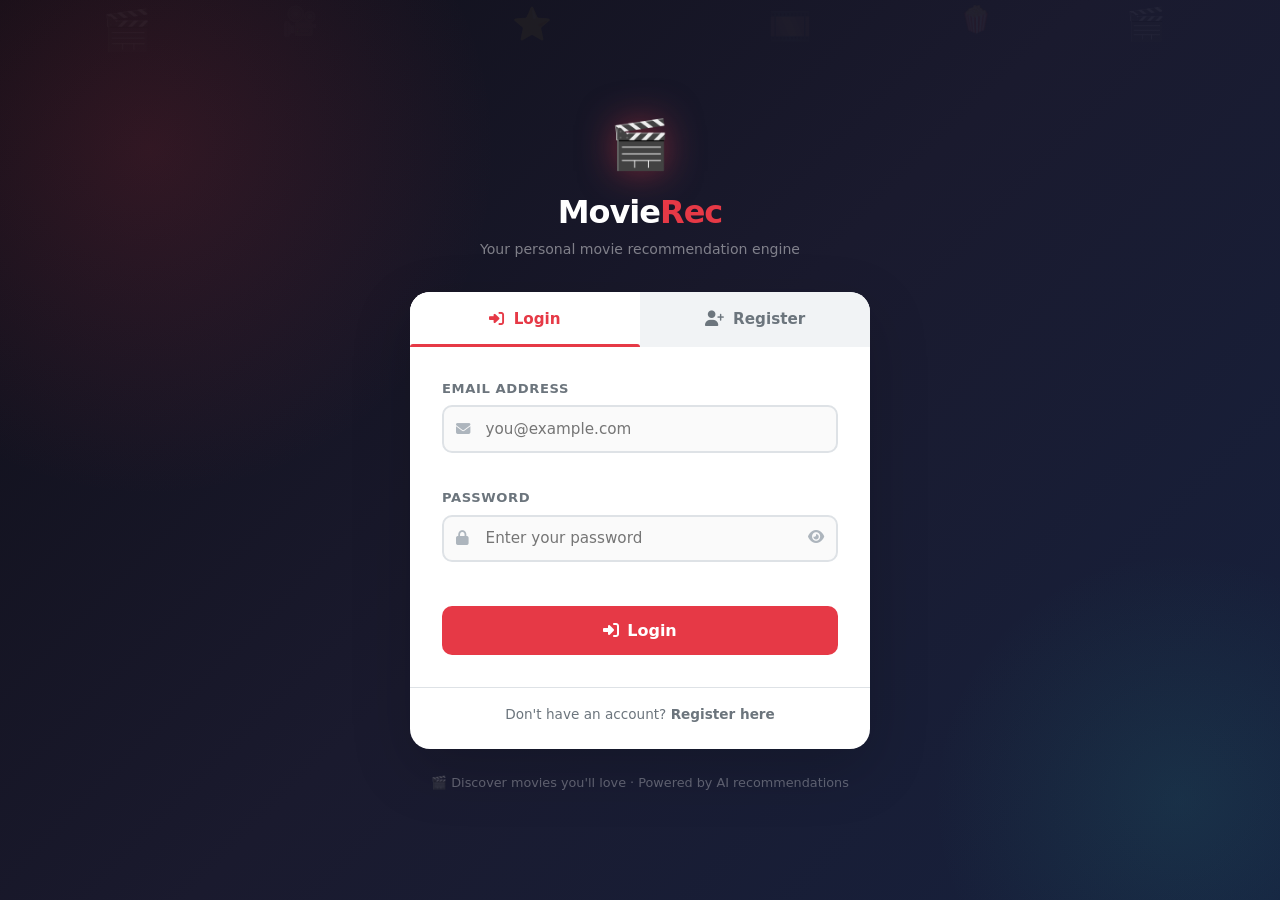
<file: login.html>
<!DOCTYPE html>
<html lang="en">
<head>
  <meta charset="UTF-8" />
  <meta name="viewport" content="width=device-width, initial-scale=1.0" />
  <title>Login / Register — MovieRec</title>

  <link rel="stylesheet" href="https://cdn.jsdelivr.net/npm/bootstrap@5.3.2/dist/css/bootstrap.min.css" />
  <link rel="stylesheet" href="https://cdnjs.cloudflare.com/ajax/libs/font-awesome/6.5.0/css/all.min.css" />

  <style>
    /* ── Variables ───────────────────────────────────────── */
    :root {
      --primary:    #e63946;
      --primary-d:  #c1121f;
      --accent:     #f4a261;
      --teal:       #2ec4b6;
      --dark:       #0f0e17;
      --dark2:      #1a1a2e;
      --card:       #ffffff;
      --border:     #dee2e6;
      --text:       #212529;
      --muted:      #6c757d;
      --radius:     14px;
      --shadow:     0 20px 60px rgba(0,0,0,0.18);
    }

    /* ── Base ────────────────────────────────────────────── */
    *, *::before, *::after { box-sizing: border-box; margin: 0; padding: 0; }

    body {
      font-family: 'Segoe UI', system-ui, sans-serif;
      min-height: 100vh;
      display: flex;
      flex-direction: column;
      background: var(--dark);
      overflow-x: hidden;
    }

    /* ── Animated background ─────────────────────────────── */
    .bg-canvas {
      position: fixed;
      inset: 0;
      z-index: 0;
      background: linear-gradient(135deg, #0f0e17 0%, #1a1a2e 50%, #16213e 100%);
      overflow: hidden;
    }

    .bg-canvas::before {
      content: '';
      position: absolute;
      width: 700px; height: 700px;
      border-radius: 50%;
      background: radial-gradient(circle, rgba(230,57,70,0.15) 0%, transparent 70%);
      top: -200px; left: -200px;
      animation: pulse 8s ease-in-out infinite alternate;
    }

    .bg-canvas::after {
      content: '';
      position: absolute;
      width: 500px; height: 500px;
      border-radius: 50%;
      background: radial-gradient(circle, rgba(46,196,182,0.10) 0%, transparent 70%);
      bottom: -150px; right: -150px;
      animation: pulse 10s ease-in-out infinite alternate-reverse;
    }

    @keyframes pulse {
      from { transform: scale(1);    opacity: 0.7; }
      to   { transform: scale(1.25); opacity: 1;   }
    }

    /* Floating film icons */
    .floater {
      position: fixed;
      font-size: 2rem;
      opacity: 0.04;
      animation: float linear infinite;
      z-index: 0;
      pointer-events: none;
      user-select: none;
    }

    @keyframes float {
      from { transform: translateY(110vh) rotate(0deg); }
      to   { transform: translateY(-10vh) rotate(360deg); }
    }

    /* ── Layout wrapper ──────────────────────────────────── */
    .page-wrapper {
      position: relative;
      z-index: 1;
      min-height: 100vh;
      display: flex;
      flex-direction: column;
      align-items: center;
      justify-content: center;
      padding: 2rem 1rem;
    }

    /* ── Logo / brand ────────────────────────────────────── */
    .brand {
      text-align: center;
      margin-bottom: 2rem;
    }

    .brand-icon {
      font-size: 3rem;
      display: block;
      margin-bottom: 0.5rem;
      filter: drop-shadow(0 0 18px rgba(230,57,70,0.5));
      animation: iconBounce 3s ease-in-out infinite;
    }

    @keyframes iconBounce {
      0%,100% { transform: translateY(0); }
      50%      { transform: translateY(-8px); }
    }

    .brand-name {
      font-size: 2rem;
      font-weight: 900;
      color: #fff;
      letter-spacing: -1px;
    }

    .brand-name span { color: var(--primary); }

    .brand-sub {
      font-size: 0.88rem;
      color: rgba(255,255,255,0.45);
      margin-top: 0.2rem;
    }

    /* ── Card ────────────────────────────────────────────── */
    .auth-card {
      background: #fff;
      border-radius: 20px;
      box-shadow: var(--shadow);
      width: 100%;
      max-width: 460px;
      overflow: hidden;
    }

    /* ── Tab switcher ────────────────────────────────────── */
    .tab-bar {
      display: grid;
      grid-template-columns: 1fr 1fr;
      background: #f1f3f5;
    }

    .tab-btn {
      padding: 1rem;
      border: none;
      background: transparent;
      font-size: 0.95rem;
      font-weight: 700;
      color: var(--muted);
      cursor: pointer;
      transition: all 0.25s;
      position: relative;
    }

    .tab-btn.active {
      background: #fff;
      color: var(--primary);
    }

    .tab-btn.active::after {
      content: '';
      position: absolute;
      bottom: 0; left: 0; right: 0;
      height: 3px;
      background: var(--primary);
      border-radius: 3px 3px 0 0;
    }

    /* ── Form panels ─────────────────────────────────────── */
    .auth-panel {
      padding: 2rem 2rem 1.5rem;
      display: none;
    }

    .auth-panel.active { display: block; }

    /* ── Field group ─────────────────────────────────────── */
    .field-group {
      margin-bottom: 1.1rem;
    }

    .field-label {
      font-size: 0.82rem;
      font-weight: 700;
      color: var(--muted);
      text-transform: uppercase;
      letter-spacing: 0.6px;
      margin-bottom: 0.4rem;
      display: block;
    }

    .input-wrap {
      position: relative;
    }

    .input-icon {
      position: absolute;
      left: 14px;
      top: 50%;
      transform: translateY(-50%);
      color: #adb5bd;
      font-size: 0.9rem;
      pointer-events: none;
      transition: color 0.2s;
    }

    .form-input {
      width: 100%;
      border: 2px solid var(--border);
      border-radius: 10px;
      padding: 0.65rem 0.9rem 0.65rem 2.6rem;
      font-size: 0.95rem;
      color: var(--text);
      background: #fafafa;
      outline: none;
      transition: border-color 0.2s, box-shadow 0.2s, background 0.2s;
    }

    .form-input:focus {
      border-color: var(--primary);
      background: #fff;
      box-shadow: 0 0 0 4px rgba(230,57,70,0.1);
    }

    .form-input:focus + .input-icon,
    .input-wrap:focus-within .input-icon { color: var(--primary); }

    /* Password toggle */
    .pw-toggle {
      position: absolute;
      right: 14px;
      top: 50%;
      transform: translateY(-50%);
      background: none;
      border: none;
      color: #adb5bd;
      cursor: pointer;
      font-size: 0.9rem;
      padding: 0;
      transition: color 0.2s;
    }

    .pw-toggle:hover { color: var(--primary); }

    /* ── Validation states ───────────────────────────────── */
    .form-input.is-valid   { border-color: #2ecc71; background: #f8fff8; }
    .form-input.is-invalid { border-color: var(--primary); background: #fff8f8; }

    .field-msg {
      font-size: 0.78rem;
      margin-top: 0.35rem;
      min-height: 1em;
      display: flex;
      align-items: center;
      gap: 0.25rem;
    }

    .field-msg.error { color: var(--primary); }
    .field-msg.ok    { color: #2ecc71; }

    /* ── Password strength ───────────────────────────────── */
    .strength-bar {
      height: 4px;
      border-radius: 2px;
      background: var(--border);
      margin-top: 6px;
      overflow: hidden;
    }

    .strength-fill {
      height: 100%;
      border-radius: 2px;
      transition: width 0.4s, background 0.4s;
      width: 0;
    }

    .strength-text {
      font-size: 0.72rem;
      color: var(--muted);
      margin-top: 3px;
    }

    /* ── Requirements list ───────────────────────────────── */
    .requirements {
      list-style: none;
      padding: 0;
      margin: 0.4rem 0 0;
      display: flex;
      flex-wrap: wrap;
      gap: 0.3rem;
    }

    .req-item {
      font-size: 0.74rem;
      padding: 0.1rem 0.55rem;
      border-radius: 50px;
      background: #f1f3f5;
      color: var(--muted);
      transition: all 0.2s;
      display: flex;
      align-items: center;
      gap: 0.2rem;
    }

    .req-item.met {
      background: rgba(46,204,113,0.12);
      color: #27ae60;
    }

    /* ── Submit button ───────────────────────────────────── */
    .btn-submit {
      width: 100%;
      padding: 0.8rem;
      border: none;
      border-radius: 10px;
      background: var(--primary);
      color: #fff;
      font-size: 1rem;
      font-weight: 700;
      cursor: pointer;
      transition: all 0.25s;
      margin-top: 0.5rem;
      position: relative;
      overflow: hidden;
    }

    .btn-submit:hover:not(:disabled) {
      background: var(--primary-d);
      transform: translateY(-2px);
      box-shadow: 0 6px 20px rgba(230,57,70,0.35);
    }

    .btn-submit:active:not(:disabled) { transform: translateY(0); }

    .btn-submit:disabled {
      opacity: 0.7;
      cursor: not-allowed;
    }

    /* Loading spinner inside button */
    .btn-spinner {
      display: none;
      width: 18px; height: 18px;
      border: 2.5px solid rgba(255,255,255,0.4);
      border-top-color: #fff;
      border-radius: 50%;
      animation: spin 0.7s linear infinite;
      margin: 0 auto;
    }

    @keyframes spin { to { transform: rotate(360deg); } }

    /* ── Global alert ────────────────────────────────────── */
    .global-alert {
      border-radius: 10px;
      padding: 0.75rem 1rem;
      font-size: 0.88rem;
      font-weight: 600;
      margin-bottom: 1rem;
      display: none;
      align-items: center;
      gap: 0.5rem;
    }

    .global-alert.error   { background:#fdf0f0; border:1.5px solid #f5c6cb; color:#c0392b; display:flex; }
    .global-alert.success { background:#f0fdf4; border:1.5px solid #b7e4c7; color:#1e8449; display:flex; }

    /* ── Divider ─────────────────────────────────────────── */
    .divider {
      display: flex;
      align-items: center;
      gap: 0.75rem;
      margin: 1.1rem 0;
      color: #adb5bd;
      font-size: 0.8rem;
    }

    .divider::before, .divider::after {
      content: '';
      flex: 1;
      height: 1px;
      background: var(--border);
    }

    /* ── Footer note ─────────────────────────────────────── */
    .switch-note {
      text-align: center;
      font-size: 0.85rem;
      color: var(--muted);
      padding: 1rem 2rem 1.5rem;
      border-top: 1px solid var(--border);
      margin-top: 0.5rem;
    }

    .switch-note a {
      color: var(--primary);
      font-weight: 700;
      cursor: pointer;
      text-decoration: none;
    }

    .switch-note a:hover { text-decoration: underline; }

    /* ── Bottom tagline ──────────────────────────────────── */
    .tagline {
      text-align: center;
      color: rgba(255,255,255,0.3);
      font-size: 0.8rem;
      margin-top: 1.5rem;
    }

    /* ── Responsive ──────────────────────────────────────── */
    @media (max-width: 480px) {
      .auth-card { border-radius: 16px; }
      .auth-panel { padding: 1.5rem 1.25rem 1rem; }
    }
  </style>
</head>
<body>

<!-- Animated background -->
<div class="bg-canvas"></div>

<!-- Floating film reel emojis -->
<div class="floater" style="left:8%;  animation-duration:18s; animation-delay:0s;   font-size:2.5rem">🎬</div>
<div class="floater" style="left:22%; animation-duration:24s; animation-delay:4s;   font-size:1.8rem">🎥</div>
<div class="floater" style="left:40%; animation-duration:20s; animation-delay:8s;   font-size:2rem">⭐</div>
<div class="floater" style="left:60%; animation-duration:16s; animation-delay:2s;   font-size:2.2rem">🎞️</div>
<div class="floater" style="left:75%; animation-duration:22s; animation-delay:6s;   font-size:1.6rem">🍿</div>
<div class="floater" style="left:88%; animation-duration:19s; animation-delay:10s;  font-size:2rem">🎬</div>

<!-- ── Page ───────────────────────────────────────────────── -->
<div class="page-wrapper">

  <!-- Brand -->
  <div class="brand">
    <span class="brand-icon">🎬</span>
    <div class="brand-name">Movie<span>Rec</span></div>
    <div class="brand-sub">Your personal movie recommendation engine</div>
  </div>

  <!-- Auth Card -->
  <div class="auth-card">

    <!-- Tab bar -->
    <div class="tab-bar">
      <button class="tab-btn active" id="tabLogin" onclick="switchTab('login')">
        <i class="fas fa-sign-in-alt me-1"></i> Login
      </button>
      <button class="tab-btn" id="tabRegister" onclick="switchTab('register')">
        <i class="fas fa-user-plus me-1"></i> Register
      </button>
    </div>

    <!-- ══ LOGIN PANEL ══════════════════════════════════════ -->
    <div class="auth-panel active" id="panelLogin">

      <div class="global-alert" id="loginAlert"></div>

      <!-- Email -->
      <div class="field-group">
        <label class="field-label" for="loginEmail">Email Address</label>
        <div class="input-wrap">
          <input type="email" id="loginEmail" class="form-input"
                 placeholder="you@example.com" autocomplete="email" />
          <i class="fas fa-envelope input-icon"></i>
        </div>
        <div class="field-msg" id="loginEmailMsg"></div>
      </div>

      <!-- Password -->
      <div class="field-group">
        <label class="field-label" for="loginPassword">Password</label>
        <div class="input-wrap">
          <input type="password" id="loginPassword" class="form-input"
                 placeholder="Enter your password" autocomplete="current-password" />
          <i class="fas fa-lock input-icon"></i>
          <button class="pw-toggle" type="button" onclick="togglePw('loginPassword', this)">
            <i class="fas fa-eye"></i>
          </button>
        </div>
        <div class="field-msg" id="loginPasswordMsg"></div>
      </div>

      <button class="btn-submit" id="loginBtn" onclick="submitLogin()">
        <span id="loginBtnText"><i class="fas fa-sign-in-alt me-2"></i>Login</span>
        <div class="btn-spinner" id="loginSpinner"></div>
      </button>
    </div>

    <!-- ══ REGISTER PANEL ════════════════════════════════════ -->
    <div class="auth-panel" id="panelRegister">

      <div class="global-alert" id="registerAlert"></div>

      <!-- Full Name -->
      <div class="field-group">
        <label class="field-label" for="regName">Full Name</label>
        <div class="input-wrap">
          <input type="text" id="regName" class="form-input"
                 placeholder="e.g. Rahul Sharma" autocomplete="name"
                 oninput="liveValidateName(this)" />
          <i class="fas fa-user input-icon"></i>
        </div>
        <div class="field-msg" id="regNameMsg"></div>
      </div>

      <!-- Email -->
      <div class="field-group">
        <label class="field-label" for="regEmail">Email Address</label>
        <div class="input-wrap">
          <input type="email" id="regEmail" class="form-input"
                 placeholder="you@example.com" autocomplete="email"
                 oninput="liveValidateEmail(this)" />
          <i class="fas fa-envelope input-icon"></i>
        </div>
        <div class="field-msg" id="regEmailMsg"></div>
      </div>

      <!-- Password -->
      <div class="field-group">
        <label class="field-label" for="regPassword">Password</label>
        <div class="input-wrap">
          <input type="password" id="regPassword" class="form-input"
                 placeholder="Min 6 chars with a number" autocomplete="new-password"
                 oninput="liveValidatePassword(this)" />
          <i class="fas fa-lock input-icon"></i>
          <button class="pw-toggle" type="button" onclick="togglePw('regPassword', this)">
            <i class="fas fa-eye"></i>
          </button>
        </div>
        <!-- Strength bar -->
        <div class="strength-bar"><div class="strength-fill" id="strengthFill"></div></div>
        <div class="strength-text" id="strengthText"></div>
        <!-- Requirements -->
        <ul class="requirements">
          <li class="req-item" id="req-len">  <span>●</span> 6+ chars</li>
          <li class="req-item" id="req-letter"><span>●</span> Letter</li>
          <li class="req-item" id="req-num">  <span>●</span> Number</li>
        </ul>
        <div class="field-msg" id="regPasswordMsg"></div>
      </div>

      <!-- Confirm Password -->
      <div class="field-group">
        <label class="field-label" for="regConfirm">Confirm Password</label>
        <div class="input-wrap">
          <input type="password" id="regConfirm" class="form-input"
                 placeholder="Re-enter your password" autocomplete="new-password"
                 oninput="liveValidateConfirm(this)" />
          <i class="fas fa-lock input-icon"></i>
          <button class="pw-toggle" type="button" onclick="togglePw('regConfirm', this)">
            <i class="fas fa-eye"></i>
          </button>
        </div>
        <div class="field-msg" id="regConfirmMsg"></div>
      </div>

      <button class="btn-submit" id="registerBtn" onclick="submitRegister()">
        <span id="registerBtnText"><i class="fas fa-user-plus me-2"></i>Create Account</span>
        <div class="btn-spinner" id="registerSpinner"></div>
      </button>
    </div>

    <!-- Switch note -->
    <div class="switch-note" id="switchNote">
      Don't have an account?
      <a onclick="switchTab('register')">Register here</a>
    </div>

  </div><!-- /auth-card -->

  <div class="tagline">
    🎬 Discover movies you'll love · Powered by AI recommendations
  </div>

</div><!-- /page-wrapper -->

<script>
// ── Tab switching ─────────────────────────────────────────────
function switchTab(tab) {
  const isLogin = tab === "login";
  document.getElementById("panelLogin").classList.toggle("active", isLogin);
  document.getElementById("panelRegister").classList.toggle("active", !isLogin);
  document.getElementById("tabLogin").classList.toggle("active", isLogin);
  document.getElementById("tabRegister").classList.toggle("active", !isLogin);
  document.getElementById("switchNote").innerHTML = isLogin
    ? `Don't have an account? <a onclick="switchTab('register')">Register here</a>`
    : `Already have an account? <a onclick="switchTab('login')">Login here</a>`;
  clearAlerts();
}

// ── Password visibility toggle ────────────────────────────────
function togglePw(inputId, btn) {
  const input = document.getElementById(inputId);
  const icon  = btn.querySelector("i");
  const show  = input.type === "password";
  input.type  = show ? "text" : "password";
  icon.className = show ? "fas fa-eye-slash" : "fas fa-eye";
}

// ── Field message helpers ─────────────────────────────────────
function setMsg(id, text, type) {
  const el = document.getElementById(id);
  el.className = `field-msg ${type}`;
  el.innerHTML = text ? `<i class="fas fa-${type === 'ok' ? 'check-circle' : 'exclamation-circle'}"></i> ${text}` : "";
}

function setInputState(input, state) {
  input.classList.remove("is-valid", "is-invalid");
  if (state) input.classList.add(state === "ok" ? "is-valid" : "is-invalid");
}

function clearAlerts() {
  ["loginAlert","registerAlert"].forEach(id => {
    const el = document.getElementById(id);
    el.className = "global-alert";
    el.innerHTML = "";
  });
}

function showAlert(id, msg, type) {
  const el = document.getElementById(id);
  el.className = `global-alert ${type}`;
  el.innerHTML = `<i class="fas fa-${type === 'success' ? 'check-circle' : 'times-circle'}"></i> ${msg}`;
}

// ── Live validation: Name ─────────────────────────────────────
function liveValidateName(input) {
  const val = input.value.trim();
  if (!val) { setMsg("regNameMsg","",""); setInputState(input,""); return false; }
  if (val.length < 2) {
    setMsg("regNameMsg","At least 2 characters required","error");
    setInputState(input,"error"); return false;
  }
  if (!/^[A-Za-z ]+$/.test(val)) {
    setMsg("regNameMsg","Only letters and spaces allowed","error");
    setInputState(input,"error"); return false;
  }
  setMsg("regNameMsg","Looks good!","ok");
  setInputState(input,"ok"); return true;
}

// ── Live validation: Email ────────────────────────────────────
function liveValidateEmail(input) {
  const val = input.value.trim();
  if (!val) { setMsg("regEmailMsg","",""); setInputState(input,""); return false; }
  const ok = /^[\w.\+\-]+@[\w\-]+\.[a-zA-Z]{2,}$/.test(val);
  if (!ok) {
    setMsg("regEmailMsg","Enter a valid email (e.g. user@gmail.com)","error");
    setInputState(input,"error"); return false;
  }
  setMsg("regEmailMsg","Valid email ✓","ok");
  setInputState(input,"ok"); return true;
}

// ── Live validation: Password ─────────────────────────────────
function liveValidatePassword(input) {
  const val = input.value;
  const hasLen    = val.length >= 6;
  const hasLetter = /[A-Za-z]/.test(val);
  const hasNum    = /[0-9]/.test(val);

  // Requirements pills
  document.getElementById("req-len").classList.toggle("met", hasLen);
  document.getElementById("req-letter").classList.toggle("met", hasLetter);
  document.getElementById("req-num").classList.toggle("met", hasNum);

  // Strength
  const score = [hasLen, hasLetter, hasNum, val.length >= 10,
                 /[^A-Za-z0-9]/.test(val)].filter(Boolean).length;
  const fill  = document.getElementById("strengthFill");
  const text  = document.getElementById("strengthText");
  const levels = [
    {w:"0%",   color:"transparent", label:""},
    {w:"25%",  color:"#e74c3c",     label:"Weak"},
    {w:"50%",  color:"#e67e22",     label:"Fair"},
    {w:"75%",  color:"#f1c40f",     label:"Good"},
    {w:"90%",  color:"#2ecc71",     label:"Strong"},
    {w:"100%", color:"#27ae60",     label:"Very Strong"},
  ];
  const lv = levels[Math.min(score, 5)];
  fill.style.width      = lv.w;
  fill.style.background = lv.color;
  text.textContent      = lv.label ? `Strength: ${lv.label}` : "";

  if (!val) { setMsg("regPasswordMsg","",""); setInputState(input,""); return false; }
  const allMet = hasLen && hasLetter && hasNum;
  if (!allMet) {
    setMsg("regPasswordMsg","Complete all requirements below","error");
    setInputState(input,"error"); return false;
  }
  setMsg("regPasswordMsg","Strong password ✓","ok");
  setInputState(input,"ok");

  // Re-validate confirm if already filled
  const confirm = document.getElementById("regConfirm");
  if (confirm.value) liveValidateConfirm(confirm);
  return true;
}

// ── Live validation: Confirm password ────────────────────────
function liveValidateConfirm(input) {
  const pw  = document.getElementById("regPassword").value;
  const val = input.value;
  if (!val) { setMsg("regConfirmMsg","",""); setInputState(input,""); return false; }
  if (val !== pw) {
    setMsg("regConfirmMsg","Passwords do not match","error");
    setInputState(input,"error"); return false;
  }
  setMsg("regConfirmMsg","Passwords match ✓","ok");
  setInputState(input,"ok"); return true;
}

// ── Button loading state ──────────────────────────────────────
function setLoading(btnId, textId, spinnerId, loading) {
  document.getElementById(btnId).disabled = loading;
  document.getElementById(textId).style.display  = loading ? "none"         : "";
  document.getElementById(spinnerId).style.display = loading ? "block" : "none";
}

// ── Submit: Login ─────────────────────────────────────────────
async function submitLogin() {
  clearAlerts();
  const email    = document.getElementById("loginEmail").value.trim();
  const password = document.getElementById("loginPassword").value;

  // Front-end guard
  if (!email || !password) {
    showAlert("loginAlert", "Please enter both email and password.", "error");
    return;
  }
  if (!/^[\w.\+\-]+@[\w\-]+\.[a-zA-Z]{2,}$/.test(email)) {
    setMsg("loginEmailMsg", "Enter a valid email address", "error");
    setInputState(document.getElementById("loginEmail"), "error");
    return;
  }

  setLoading("loginBtn","loginBtnText","loginSpinner", true);

  try {
    const res  = await fetch("/api/auth/login", {
      method:  "POST",
      headers: {"Content-Type":"application/json"},
      body:    JSON.stringify({ email, password })
    });
    const data = await res.json();

    if (data.success) {
      showAlert("loginAlert", data.message, "success");
      setTimeout(() => window.location.href = data.redirect || "/", 800);
    } else {
      showAlert("loginAlert", data.error, "error");
      // Highlight specific field
      if (data.field === "email") {
        setMsg("loginEmailMsg", data.error, "error");
        setInputState(document.getElementById("loginEmail"), "error");
      } else {
        setMsg("loginPasswordMsg", data.error, "error");
        setInputState(document.getElementById("loginPassword"), "error");
      }
      setLoading("loginBtn","loginBtnText","loginSpinner", false);
    }
  } catch (e) {
    showAlert("loginAlert", "Network error. Please try again.", "error");
    setLoading("loginBtn","loginBtnText","loginSpinner", false);
  }
}

// ── Submit: Register ──────────────────────────────────────────
async function submitRegister() {
  clearAlerts();

  const nameInput    = document.getElementById("regName");
  const emailInput   = document.getElementById("regEmail");
  const pwInput      = document.getElementById("regPassword");
  const confirmInput = document.getElementById("regConfirm");

  // Run all live validations
  const nameOk    = liveValidateName(nameInput);
  const emailOk   = liveValidateEmail(emailInput);
  const pwOk      = liveValidatePassword(pwInput);
  const confirmOk = liveValidateConfirm(confirmInput);

  if (!nameOk || !emailOk || !pwOk || !confirmOk) {
    showAlert("registerAlert", "Please fix the errors above before continuing.", "error");
    return;
  }

  setLoading("registerBtn","registerBtnText","registerSpinner", true);

  try {
    const res  = await fetch("/api/auth/register", {
      method:  "POST",
      headers: {"Content-Type":"application/json"},
      body:    JSON.stringify({
        name:     nameInput.value.trim(),
        email:    emailInput.value.trim().toLowerCase(),
        password: pwInput.value
      })
    });
    const data = await res.json();

    if (data.success) {
      showAlert("registerAlert", `🎉 ${data.message} Redirecting…`, "success");
      setTimeout(() => window.location.href = data.redirect || "/", 1000);
    } else {
      showAlert("registerAlert", data.error, "error");
      // Highlight field
      const fieldMap = {
        name:     [nameInput,    "regNameMsg"],
        email:    [emailInput,   "regEmailMsg"],
        password: [pwInput,      "regPasswordMsg"],
      };
      if (data.field && fieldMap[data.field]) {
        const [inp, msgId] = fieldMap[data.field];
        setInputState(inp, "error");
        setMsg(msgId, data.error, "error");
      }
      setLoading("registerBtn","registerBtnText","registerSpinner", false);
    }
  } catch (e) {
    showAlert("registerAlert", "Network error. Please try again.", "error");
    setLoading("registerBtn","registerBtnText","registerSpinner", false);
  }
}

// ── Enter key support ─────────────────────────────────────────
document.addEventListener("keydown", e => {
  if (e.key !== "Enter") return;
  if (document.getElementById("panelLogin").classList.contains("active")) {
    submitLogin();
  } else {
    submitRegister();
  }
});
</script>

</body>
</html>
</file>
